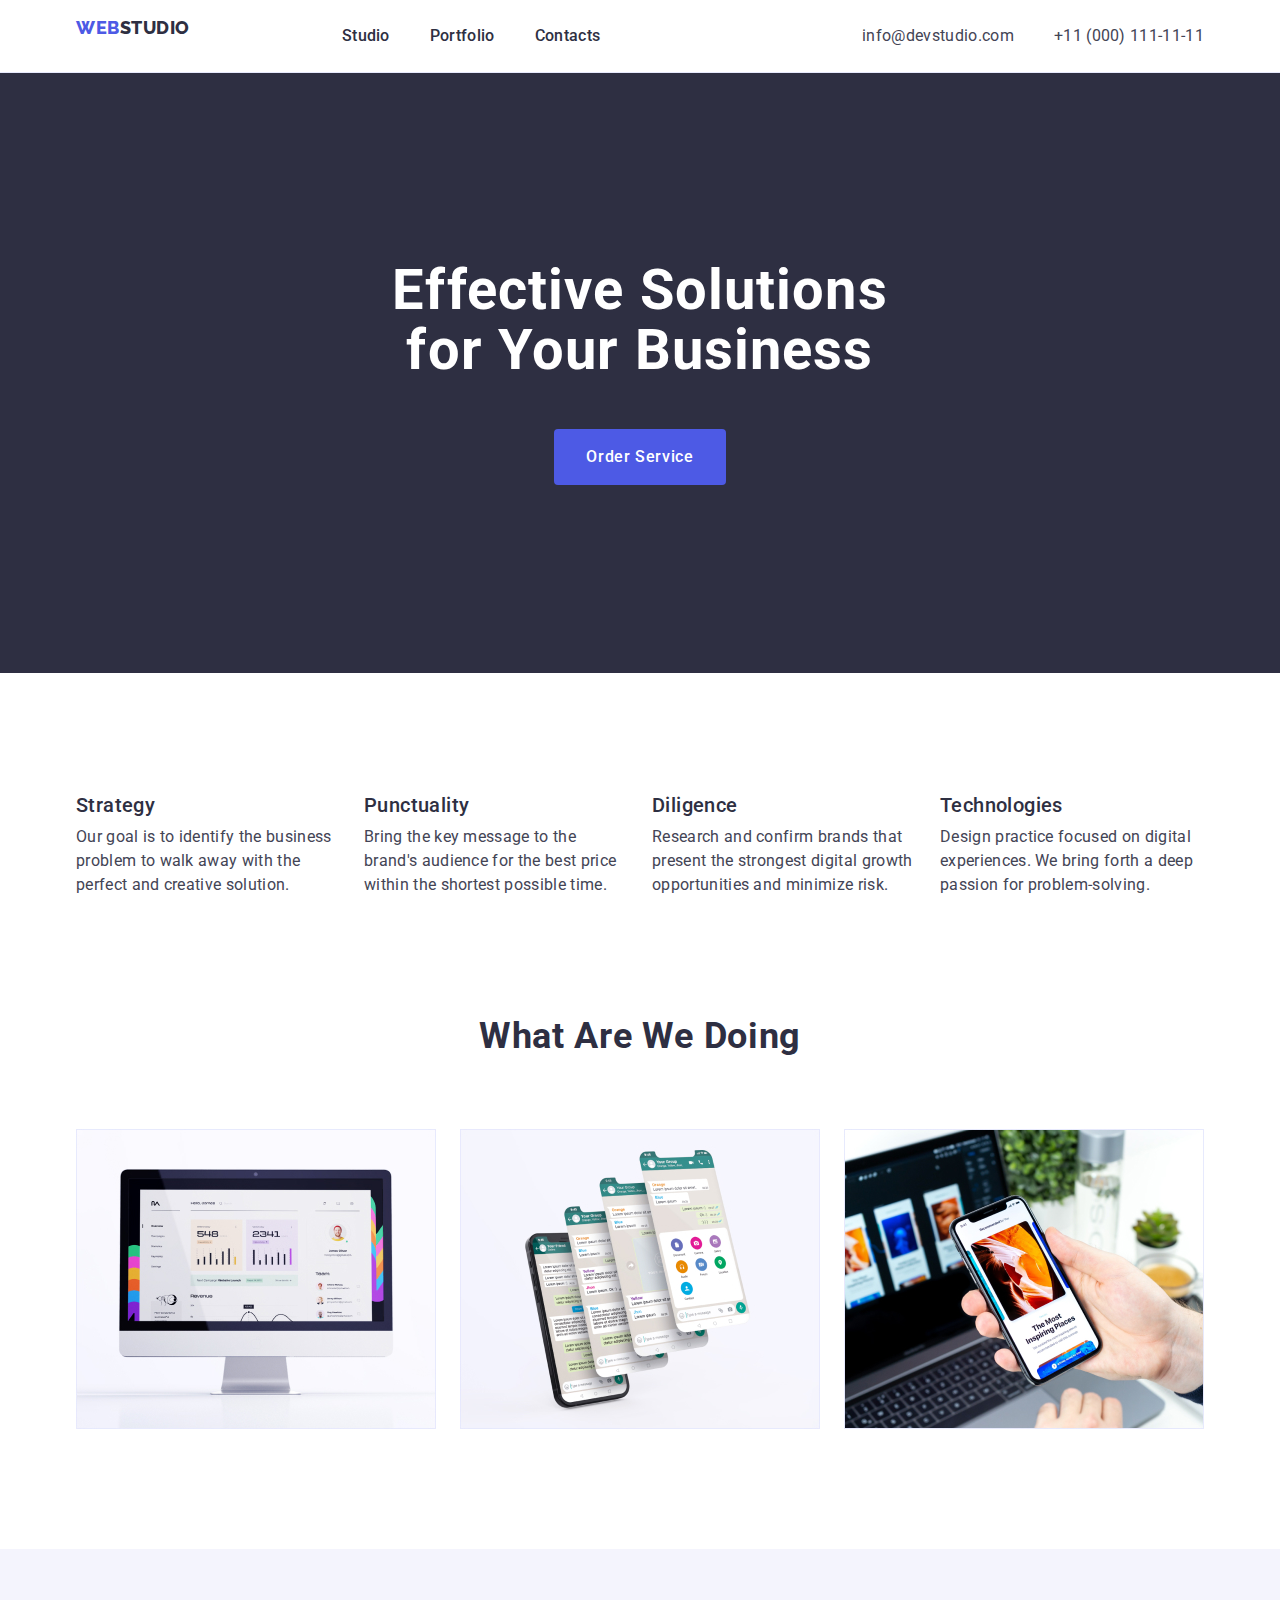
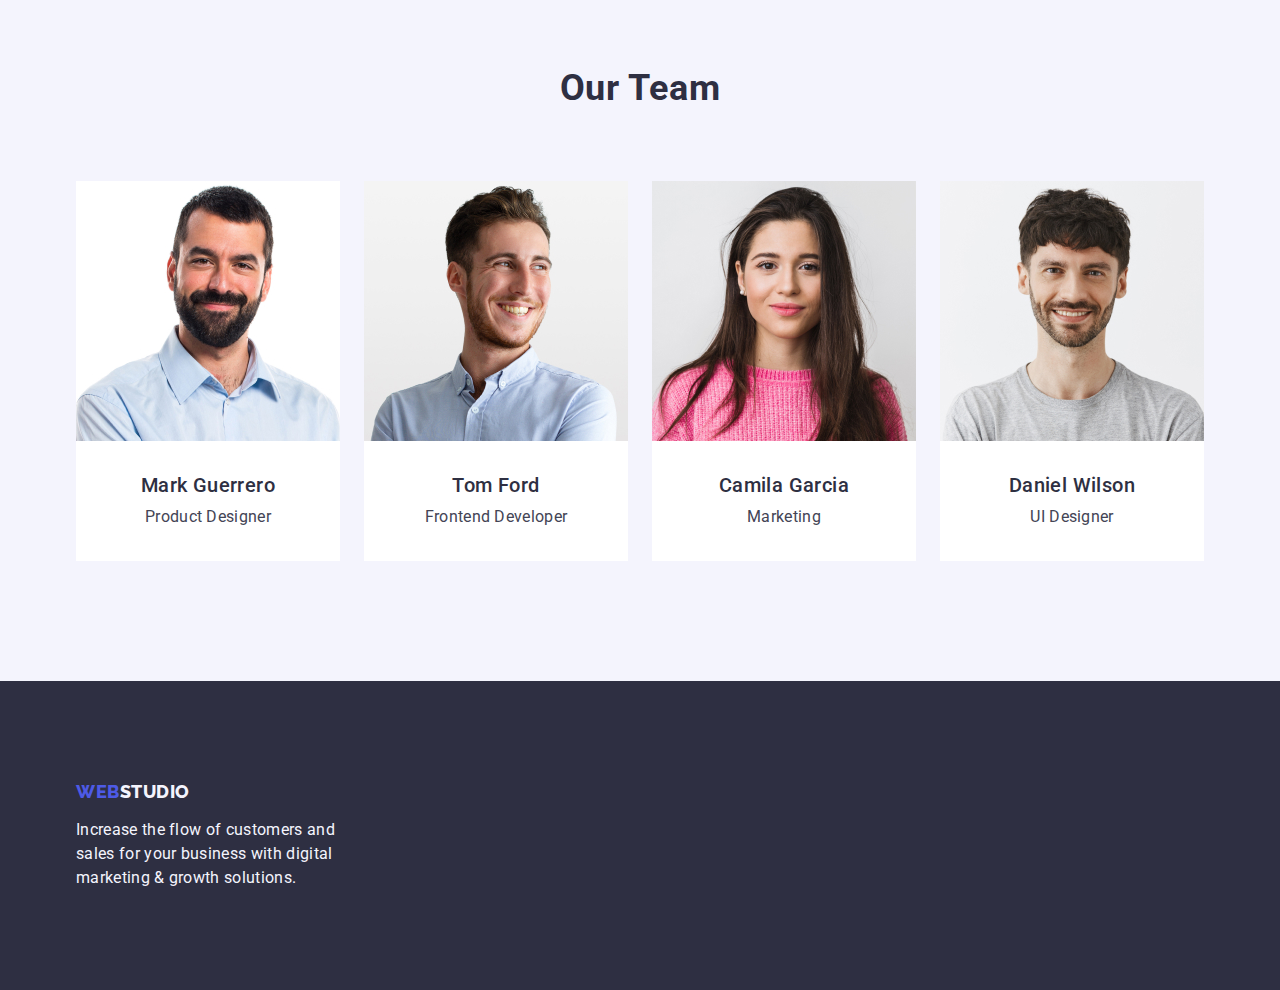
<file: index.html>
<!DOCTYPE html>
 <html lang="en">
 <head>
    <meta charset="UTF-8">
    <meta http-equiv="X-UA-Compatible" content= "IE=edge">
    <meta name="viewport" content="width=device-width, initial-scale=1.0">
    <title>document</title>
   <link
      rel="stylesheet"
      href="https://cdn.jsdelivr.net/npm/modern-normalize@1.1.0/modern-normalize.min.css"
    />
    <link rel="preconnect" href="https://fonts.googleapis.com" />
    <link rel="preconnect" href="https://fonts.gstatic.com" crossorigin />
    <link
      href="https://fonts.googleapis.com/css2?family=Raleway:wght@800&family=Roboto:wght@400;500;700&display=swap"
      rel="stylesheet" />
      <link rel="stylesheet" href="./css/styles.css"/>
      
 </head>
 <body class="body">
    <header class="top-line-body"> 
      <div class="container top-line-body-container">
      <nav class="nav-logo-class"><a class="logo-class-portfolio link "
          href="./index.html">Web<span class="stydio-header-color ">Studio</span></a>
      <ul class="menu-nav-header list" >
         
      <li class="studio-header-portfolio-link list"><a class="studio-header-portfolio link" href="./index.html">Studio</a></li>
      <li class="studio-header-portfolio-link list"><a class="studio-header-portfolio link" href="./portfolio.html">Portfolio </a></li>
      <li class="studio-header-portfolio-link list"><a class="studio-header-portfolio link" href="">Contacts</a></li>
       </ul>
       </nav>
        <address class="address-header-address link">
     
      <ul class="address-header-address list"> 

      
         <li class="mail-address-header-address link"> <a class="mail-tel-address-header-address link" href="mailto:info@devstudio.com">info@devstudio.com</a></li>
         <li class="tel-address-header-address link"> <a class="mail-tel-address-header-address link" href="tel:+110001111111">+11 (000) 111-11-11</a></li>
      </ul>
       </address>
       
     </div>
     </header>
                <!--section one    -->
     <main>
     
        <section class="hero-image" >
          <div class="container">
           <h1 class="hero-text" >Effective Solutions for Your Business
            </h1>
          <button  class="button-one"
            type="button">Order Service
       </button>
      </div>
        </section>
     
                      <!-- section two-->
     <section class="cection-two-cection">
      <div class="container container-section-two">
      <h2 class="content-our-actions-title" hidden>Our actions</h2>     
      <ul class="content-our-list list"> 
        <li class="feature-li-feature" >
         
            <h3 class="strategy-our-actions" >Strategy</h3>
            <p class="strategy-text-our-actions" >Our goal is to identify the business
            problem to walk away with the perfect and creative solution.
           </p>
         
        </li>
      
      
       
        <li class="feature-li-feature" >
           <h3 class="strategy-our-actions" >Punctuality</h3>
            <p class="strategy-text-our-actions" >Bring the key message to the brand's audience 
                for the best price within the
                 shortest possible time.
            </p>
         
        </li>
     
      
        <li class="feature-li-feature">
          <h3 class="strategy-our-actions" >Diligence</h3>
            <p class="strategy-text-our-actions" > Research and confirm brands that present the
               strongest digital growth opportunities and minimize risk.
            </p>
        
        </li>
     
     
        <li class="feature-li-feature" >
           <h3 class="strategy-our-actions" >Technologies</h3>
               <p class="strategy-text-our-actions" >Design practice focused on digital experiences.
                 We bring forth a deep passion for problem-solving.
              </p>
         
        </li>
       </ul>
      </div>
     </section>
                     <!--section-three-->
     <section class="section-three" >
      <div class="container container-section-three">
      <h2 class="what-are-we-doing list" >What are we doing</h2>
   <ul class="what-are-list list">
   <li class="img-section-three" ><img  src="./images/Rectangle71.jpg" alt="imegs" width="360" height="300"></li>
    <li class="img-section-three"> <img  src="./images/Rectangle72.jpg" alt="imegs" width="360" height="300"></li> 
     <li class="img-section-three" ><img  src="./images/Rectangle73.jpg" alt="imegs" width="360" height="300"></li>
    </ul>
  </div>
     </section>
                    <!--section four-->
     <section class="section-our-team" >
          <div class="container">
       <h2 class="what-are-we-doing list">Our Team</h2>
        <ul class=" ul-our-team-one  list">

          <li class="team-card-one" > 
            <img  src="./images/markguerror.jpg" alt="Mark Guerrero" width="264" height="260">
       
        <div class="our-team-container" >
            <h3 class="our-team-section list" >Mark Guerrero</h3>
             <p class="frontend-developer-text" >
               Product Designer
            </p>
         </div>
         
         </li>

         <li class="team-card-one" >
          <img  src="./images/tomford.jpg" alt="Tom Ford" width="264" height="260">
       
        <div class="our-team-container">
          <h3 class="our-team-section list" >Tom Ford</h3>
         <p class="frontend-developer-text" >Frontend Developer</p>
        </div>
        </li>
      
       
        <li class="team-card-one">
        <img  src="./images/camilagarcia.jpg" alt="Camila Garcia" width="264" height="260">
        <div class="our-team-container">
         <h3 class="our-team-section list">Camila Garcia</h3>
         <p class="frontend-developer-text" >Marketing</p>
        </div>
      </li>
        <li class="team-card-one">
        <img  src="./images/danielwilson.jpg" alt="Daniel Wilson" width="264" height="260" >
        <div class="our-team-container">
         <h3 class="our-team-section list">Daniel Wilson</h3>
         <p class="frontend-developer-text" >UI Designer</p>
        </div>
      </li>
        </ul> 
       </div>
      </section>
   </main>
      <footer class="footer-class-portfolio">
       <div class="container footer-class-container"> 
        
         <a class="logo-class-portfolio link" href="./index.html">Web<span class="stydio-footer-color">Studio</span></a>
        <p class=" footer-text-portfolio ">Increase the flow of customers and sales for your
          business with digital marketing & growth solutions.
        </p>
      </div> 
      </footer >
</body>
</html>
</file>
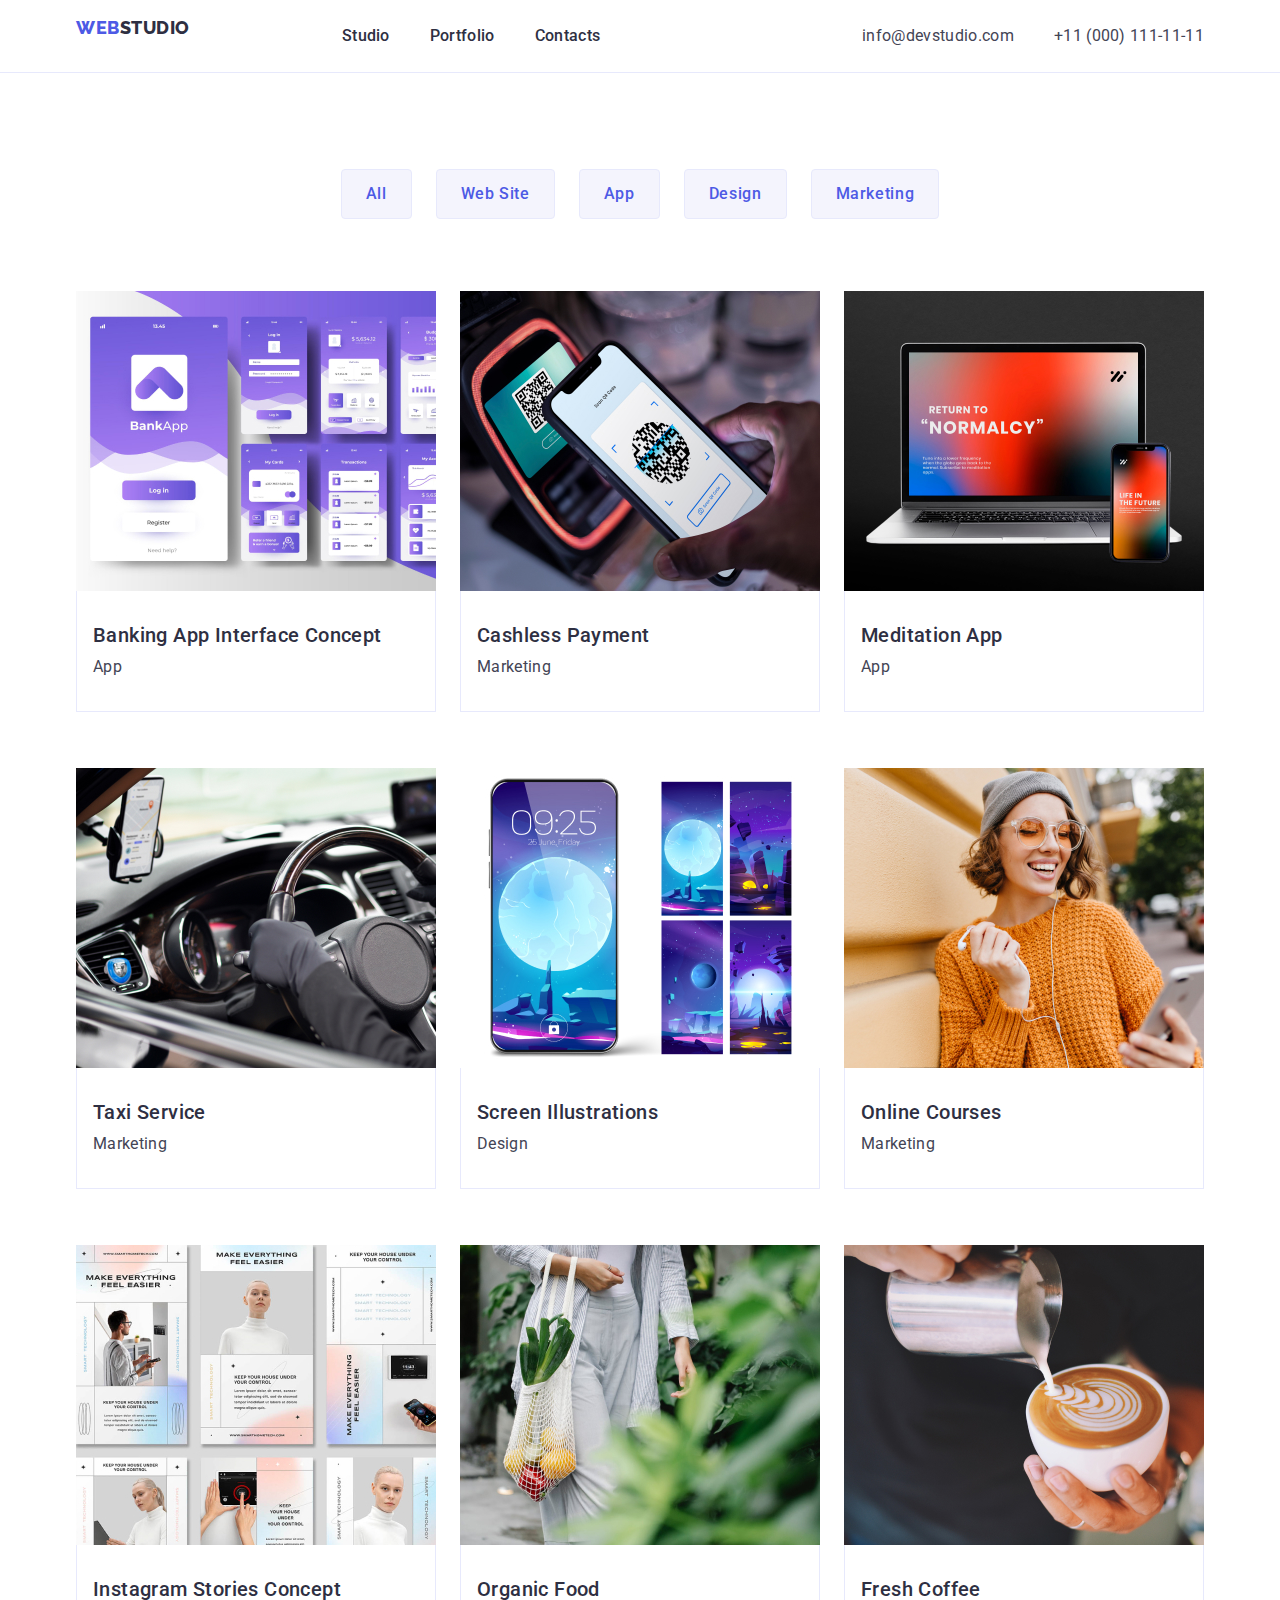
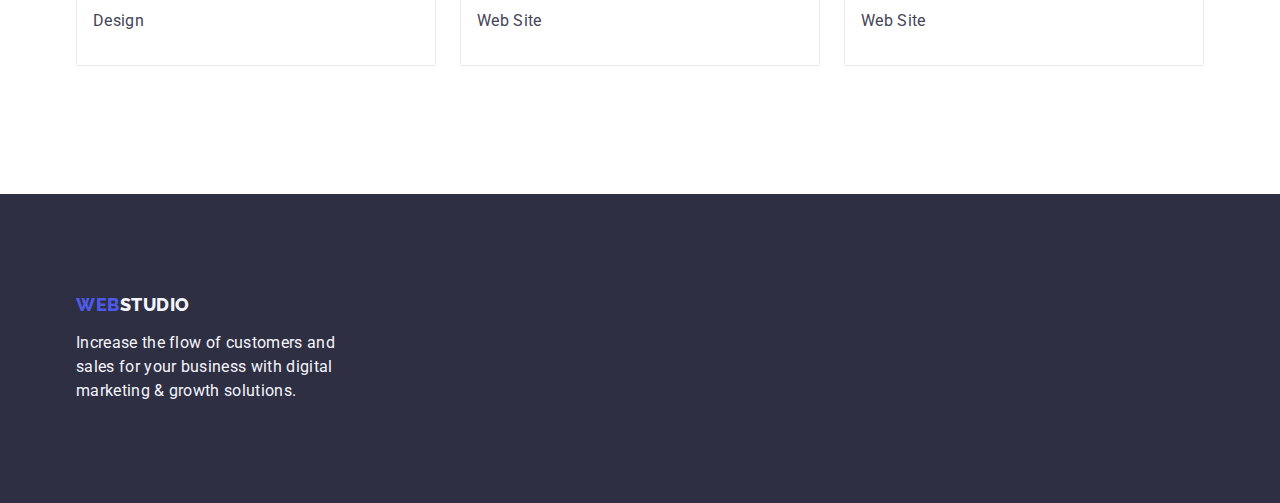
<file: portfolio.html>
<!DOCTYPE html>
<html lang="en">
  <head>
    <meta charset="UTF-8">
    <meta http-equiv="X-UA-Compatible" content="IE=edge">
    <meta name="viewport" content="width=device-width, initial-scale=1.0">
    <title>Document</title>
    <link
     rel="stylesheet"
     href="https://cdn.jsdelivr.net/npm/modern-normalize@1.1.0/modern-normalize.min.css"
   />
     <link rel="preconnect" href="https://fonts.googleapis.com">
     <link rel="preconnect" href="https://fonts.gstatic.com" crossorigin >
     <link rel="stylesheet" href="https://fonts.googleapis.com/css2?family=Raleway:wght@800&family=Roboto:wght@400;500;700&display=swap">
     <link rel="stylesheet" href="./css/styles.css">
     
   </head>
  <body class="body"> 
    
     <header class="top-line-body " > 
      <div class="container top-line-body-container">
         <nav class="nav-logo-class"><a class="logo-class-portfolio link" href="./index.html">Web<span class="stydio-header-color link">Studio</span></a>
          <ul class="menu-nav-header list" >
          <li class="studio-header-portfolio-link list"><a class="studio-header-portfolio link" href="./index.html">Studio</a></li>
          <li class="studio-header-portfolio-link list"><a class="studio-header-portfolio link"  href="./portfolio.html">Portfolio </a></li>
          <li class="studio-header-portfolio-link list"><a class="studio-header-portfolio link"  href="">Contacts</a></li>
           </ul>
          </nav>
             <address class="address-header-address link">
                <ul class="address-header-address list"> 
                    <li class="mail-address-header-address link"> <a class="mail-tel-address-header-address link" href="mailto:info@devstudio.com">info@devstudio.com</a></li>
                    <li class="tel-address-header-address link"> <a class="mail-tel-address-header-address link" href="tel:+110001111111">+11 (000) 111-11-11</a></li>
                </ul>

             </address>
            </div>
        </header>
                 <!--section one-->

        <main>
         
         <section class="content-portfolio">
          <div class="container">
          <h1 hidden>Portfolio</h1>
          <ul class="menu-nav-list list">
            <li class="portfolio-btn-list list">
            <button class="portfolio-button" type="button">All</button>
          
          
          </li>
          <li class="portfolio-btn-list list">
       <button class="portfolio-button" type="button">Web Site</button>
        </li>
         <li class="portfolio-btn-list list">
         <button class="portfolio-button" type="button">App</button>
        </li>
        <li class="portfolio-btn-list list">
        <button class="portfolio-button" type="button">Design</button>
        </li>
        <li class="portfolio-btn-list list">
        <button class="portfolio-button" type="button">Marketing</button>
        </li>
        </ul>
   
                <ul class="taxi-five-box-list list"> 
                  <li class="taxi-five-box list ">
                    <a class="box-text-five link" href="">
                  <img src="./images/img-1.jpg" alt="img-1" width="360" height="300">
                   <div class="container-photo">
                    <h2 class="banking-text-five">Banking App Interface Concept</h2>
                   <p class="five-marketing-text">
                    App
                    </p>
                  </div>
                     </a>

                  </li>



                  <li class="taxi-five-box list"> <a class="box-text-five link" href="">
                 <img  src="./images/img-2.jpg" alt="img-2" width="360" height="300">
                <div class="container-photo">
                  <h2 class="banking-text-five">Cashless Payment</h2>
                 <p class="five-marketing-text">Marketing</p>
               </div>
              </a>
            </li> 


            
               <li class="taxi-five-box list"> <a class="box-text-five link" href="">
                <img src="./images/img-3.jpg" alt="img-3" width="360" height="300">
               <div class="container-photo">
                   <h2 class="banking-text-five">Meditation App</h2>
                 <p class="five-marketing-text"> App</p>
               </div>
              </a>
              </li> 
             
             
              <li class="taxi-five-box list"> <a class="box-text-five link" href="">
                <img src="./images/img-4.jpg" alt="img-4" width="360" height="300">
                 <div class="container-photo">
                  <h2 class="banking-text-five">Taxi Service</h2>
                  <p class="five-marketing-text">
                    Marketing
                   </p>
                  </div>
               </a>
                  </li>
                   <li class="taxi-five-box list"> <a class="box-text-five link" href="">
                <img  src="./images/img-5.jpg" alt="img-5" width="360" height="300">
                <div class="container-photo">
                   <h2 class="banking-text-five">Screen Illustrations</h2>
                <p class="five-marketing-text">Design</p>
             </div>
            </a>
            </li>
              <li class="taxi-five-box list"> <a class="box-text-five link" href="">
               <img src="./images/img-6.jpg" alt="img-6" width="360" height="300">
             <div class="container-photo">
                <h2 class="banking-text-five">Online Courses</h2>
                <p class="five-marketing-text">Marketing</p>
              </div>
            </a>
               </li>
            <li class="taxi-five-box list"> <a class="box-text-five link" href="">
                <img src="./images/img-7.jpg" alt="img-7" width="360" height="300">
                <div class="container-photo">
                   <h2 class="banking-text-five">Instagram Stories Concept</h2>
                  <p class="five-marketing-text">
                    Design
                   </p>
                  </div>
                  </a>
                 </li>
              <li class="taxi-five-box list"> <a class="box-text-five link" href="">
                <img  src="./images/img-8.jpg" alt="img-8" width="360" height="300">
                <div class="container-photo">
                  <h2 class="banking-text-five">Organic Food</h2>
                <p class="five-marketing-text">Web Site</p>
              </div>
            </a>
               </li>
          <li class="taxi-five-box list"> <a class="box-text-five link" href="">
               <img src="./images/img-9.jpg" alt="img-9" width="360" height="300">
               <div class="container-photo">
                <h2 class="banking-text-five">Fresh Coffee</h2>
                <p class="five-marketing-text">Web Site</p>
             </div>
             </a>
            </li>
           </ul> 
         
          </div>
          </section>
    </main>
    <footer class="footer-class-portfolio">
      
      <div class="container container-footer-class">
        <a class="logo-footer-class-portfolio link" href="./index.html">Web<span class="stydio-footer-color">Studio</span></a>
         <p class="footer-text-portfolio"> 
      Increase the flow of customers and sales for your
          business with digital marketing & growth solutions.
        </p>
   </div>
    
      </footer >
 </body>
</html>
</file>
<file: css/styles.css>
/* body*/
.body {
  font-family: "Roboto", sans-serif;
   color:var(--body-text-color);
   background-color:var(--background-white-color);
    }
  /* header */
  .top-line-body {
    border-bottom: 1px solid #e7e9fc;
    }
    .top-line-body-container{
       display: flex;
      align-items: center;}
  .menu-nav-header {
    padding-left: 76px;
    display: flex;
    align-items: center;
    gap: 40px;

      }
      .list{ list-style: none;
       
      }
     
      .studio-header-portfolio {

        font-weight: 500;
        font-size: 16px;
        line-height: 1.5;
        letter-spacing: 0.02em;
        color: var(--title-text-color);
        display: flex;
        padding-top: 24px;
        padding-bottom: 24px;
        align-items: center
       } 
       .studio-header-portfolio-link:hover,
       .menu-page-nav-item :focus {
        color: var(--pressed-state-color);
       
       } 
       .stydio-header-color{
        font-family: var(--secondery-font);
        font-weight: 800;
        font-size: 18px;
        line-height: 1.2;
        letter-spacing: 0.03em;
        color: var(--title-text-color);
        text-transform: uppercase;
      }
      .logo-class-portfolio
      {
        margin-right: 76px;
        font-family: var(--secondery-font);
        font-style: normal;
        font-weight: 800;
        font-size: 18px;
        line-height: 1.17;
        letter-spacing: 0.03em;
        color: var(--primary-brand-color);
        text-transform: uppercase;
        display: inline-block;
        margin-bottom: 16px;
      }
      .nav-logo-class{ 
        display: flex;
        align-items: center;
        margin-right: auto;}
              /* adress */
      .address-header-address{
        font-style: normal;
        display: flex;
        align-items: center;
        gap: 40px;}
      
     
     .mail-address-header-address {
        font-family: 'Roboto';
        font-style: normal;
        font-weight: 400;
        font-size: 16px;
        line-height: 1.5;
        letter-spacing: 0.02em;
        color: #434455;}
     .tel-address-header-address {
      font-family: 'Roboto';
      font-style: normal;
      font-weight: 400;
      font-size: 16px;
      line-height: 1.5;
      letter-spacing: 0.02em;
      color: #434455;
      }
      .mail-tel-address-header-address{
        display: flex;
        align-items: center;
        gap: 40px;
        font-style: normal;
        font-weight: 400;
        font-size: 16px;
        line-height: 1.5;
        letter-spacing: 0.02em;
        color: var(--body-text-color)}
        .mail-tel-address-header-address:hover,
        .mail-tel-address-header-address:focus
         {
         color: var(--pressed-state-color);
        }
        /* section-one */
      .hero-image {
        background-color: var(--background-dark-color); 
        padding-top: 188px;
        padding-bottom: 188px;}
      .hero-text {

          font-weight: 700;
          font-size: 56px;
          line-height: 1.07;
          letter-spacing: 0.02em;
          max-width: 496px;
          text-align: center;
          margin: 0 auto 48px;
          color: var(--background-white-color);
     }
      .button-one { 
        font-family: "Roboto", sans-serif;
        font-style: normal;
        font-weight: 500;
        font-size: 16px;
        line-height: 1.5;
        letter-spacing: 0.04em;
        color: var(--background-white-color);
        background: var(--primary-brand-color);
        cursor: pointer;
        align-items: center;
        border-radius: 4px;
        padding-top: 16px;
        padding-bottom: 16px;
        padding-left: 32px;
        padding-right: 32px;
        min-width: 169px;
        height: 56px;
        border: none;
        margin: 0 auto;
        }
    .button-one:hover,
    .button-one:focus {  
      background-color: var(--pressed-state-color);
      color: var(--background-white-color)
     }
        /*cection-2*/
      .cection-two-cection { 
        padding-top: 120px;
        padding-bottom: 120px;
      }
      .content-our-list{  
        display: flex;
        gap: 24px;
    }
     
      .feature-li-feature { 
         
            width: calc((100% - 72px) / 4);
           
       
      }


         .strategy-our-actions 
         {
           font-weight: 500;
           font-size: 20px;
           line-height: 1.2;
           letter-spacing: 0.02em;
           color: var(--title-text-color);
           margin-bottom: 8px;
          }
         
          .strategy-text-our-actions
           {
            font-weight: 400;
            font-size: 16px;
            line-height: 1.5;
            letter-spacing: 0.02em;
            color: var(--body-text-color);
            }
           
                 
             /*section-3*/
            .section-three {
              padding-bottom: 120px;
             }  
            /*what-are-we-doing*/
      .what-are-we-doing
             {
        font-weight: 700;
        font-size: 36px;
        line-height: 1.11;
        text-align: center;
        letter-spacing: 0.02em;

        text-transform: capitalize;
        margin-bottom: 72px;
        color:var(--title-text-color);
            } 
            .what-are-list{
              display: flex;
              flex-wrap: wrap;
              gap: 24px;}   
    .img-section-three {  
      flex-basis: calc((100% - 48px) / 3);
     
      } 
      .rectangle-71 {
        box-sizing: border-box;
        width: 360px;
        height: 300px;
        background: url(2368.jpg);
        border: 1px solid #E7E9FC;
        flex: none;
        order: 0;
        flex-grow: 0;
      }  
         /*section-4*/
       
        .section-our-team {
          background-color: var(--background-section-color);
          padding-top: 120px;
          padding-bottom: 120px;
       
        }
        .our-team-container{  
          padding-top: 32px;
          padding-right: 16px;
          padding-bottom: 32px;
          padding-left: 16px;
          border-radius: 0px 0px 4px 4px;}
         

          .team-card-one {
            background-color: var(--background-white-color);
            flex-basis: calc((100% - 72px) / 4);
         }

          .ul-our-team-one{
            display: flex;
            flex-wrap: wrap;
            gap: 24px;
          }
          .img-mark {
            background: url(man-with-laptop-presenting-something.jpg);
            mix-blend-mode: normal;
            flex: none;
            order: 0;
           flex-grow: 0;}
        .our-team-section  {
          font-family: 'Roboto';
          font-style: normal;
          font-weight: 500;
          font-size: 20px;
          line-height: 24px;
          text-align: center;
          letter-spacing:0.02em;
          color: #2E2F42;
          flex:none;
          order: 0;
          flex-grow:0;
          margin-bottom: 8px;
        }
        
          
            .frontend-developer-text
             {
              font-weight: 400;
              font-size: 16px;
              line-height: 1.5;
              letter-spacing: 0.02em;
              color: var(--body-text-color);
              text-align: center;
            }
           .marketing {
             font-family: 'Roboto';
             font-style: normal;
            font-weight: 400;
             font-size: 16px;
            line-height: 24px;
             text-align: center;
             letter-spacing: 0.02em;
            color: #434455;
            flex: none;
            order: 1;
           flex-grow: 0;
          }  
   
          /*footer*/
   
      
     .footer-class-portfolio {
      background: var(--background-dark-color);
      padding-top: 100px;
      padding-bottom: 100px;
      }
      .footer-class-container{}
  
    .logo-footer-class-portfolio
    { 
        color: var(--primary-brand-color);
         font-family: var(--secondery-font);
         font-style: normal;
         font-weight: 800;
         font-size: 18px;
          letter-spacing: 0.03em;
          line-height: 1.17;
              text-transform: uppercase;
           display: inline-block;
      margin-bottom: 16px;

     }
     .footer-text-portfolio
     {
       
       font-style: normal;
       font-weight: 400;
       font-size: 16px;
       line-height: 1.5;
       letter-spacing: 0.02em;
       color: var(--background-section-color);
       width: 264px;
     }

        /* ------portfolio ------*/
        .top-line-nav-ul
        {
         background: #FFFFFF;
         border-bottom: 1px solid #E7E9FC;
         font-family: "Raleway", sans-serif;
        font-weight: 800;
        font-size: 18px;
        line-height: 1.17;
        letter-spacing: 0.03em ;
        text-transform: uppercase;
        color: #434455;}
       .menu-nav-ul{
        font-style: normal;
        display: flex;
        align-items: center;
        gap: 40px;
          }
      .studio-nav-ula{
        font-family: 'Roboto';
       
        font-weight: 500;
        font-size: 16px;
        line-height: 24px;
        letter-spacing: 0.02em;
        color: #2e2f42 ;
        flex: none;
        order: 0;
        flex-grow: 0;
      }

       .mail-adress-mail{
          font-family: 'Roboto';
          font-style: normal;
          font-weight: 400;
          font-size: 16px;
          line-height: 24px;
          letter-spacing: 0.02em;
          color: #434455;}
        .tel-adress-tel{
           font-family: 'Roboto';
          font-style: normal;
          font-weight: 400;
          font-size: 16px;
          line-height: 24px;
          letter-spacing: 0.02em;
          color: #434455;}
          /*section-filters*/
          .content-portfolio
          {
            padding: 96px 0 120px;
            padding-bottom: 120px;
            padding-top: 96px;

            }
            .contacts-address-list-van{
              font-size: 16px;
              line-height: 1.5 ;
              letter-spacing: 0.02em;
              color: #434455;
              }
              .add-re-ss{ font-style: normal;}
             .contacts-address-list {
              font-size: 16px;
              line-height: 1.5 ;
               letter-spacing: 0.02em;
               color: #434455;
              }
          
            .portfolio-btn-list{
              }

              .portfolio-button:hover{
                color: var(--background-white-color);
                background-color: var(--pressed-state-color);
                border: 1px solid transparent;
              }
              
              .portfolio-button:focus{
                color: var(--background-white-color);
                background-color: var(--pressed-state-color);
                border: 1px solid transparent;
                }
           
            
          .portfolio-button{
            font-family: "Roboto", sans-serif;
            font-weight: 500;
            font-size: 16px;
            line-height: 1.5;
            letter-spacing: 0.04em;
            color: var(--primary-brand-color);
            background: var(--background-section-color);
            align-items: center;
            cursor: pointer;
            display: block;
            border: 1px solid #e7e9fc;
            border-radius: 4px;
            padding: 12px 24px;
            
            }

          .taxi-five-box-list{
            display: flex;
            flex-wrap: wrap;
            column-gap: 24px;
            row-gap: 48px;}
         
          .marketing-text{
            font-family: 'Roboto';
            font-style: normal;
            font-weight: 500;
            font-size: 16px;
            line-height: 24px;
            display: flex;
            align-items: center;
            text-align: center;
            letter-spacing: 0.04em;
            color: #4D5AE5;
            flex: none;
            order: 0;
            flex-grow: 0;}
          
          .banking{box-sizing: border-box;
           background: #FFFFFF;
           border: 1px solid #E7E9FC;}
    
      .container-photo{
        padding: 32px 16px;
        border: 1px solid #e7e9fc;
        border-top: none;
        margin-bottom: 8px;
      }

     
        
      .menu-nav-list{
        display: flex;
        flex-wrap: wrap;
        gap: 24px;
        align-items: center;
        justify-content: center;
        margin-bottom: 72px;
      }
   
           
  .banking-text-five
  {
    font-weight: 500;
    font-size: 20px;
    line-height: 1.2;
    letter-spacing: 0.02em;
    color: var(--title-text-color);
    margin-bottom: 8px;}
  .five-marketing-text
  {
    font-weight: 400;
    font-size: 16px;
    line-height: 1.5;
    letter-spacing: 0.02em;
    color: var(--body-text-color);}
  
    .taxi-five-box{

      flex-basis: calc((100% - 144/9));
    }
 
      
      .box-text-five{
      
       }
      
       .portfolio-button {
    color: #4d5ae5;
    background-color: #F4F4FD;
        }
          /*footer-2*/
 
    
   .footer-class-portfolio
    {
     background: var(--background-dark-color);
     padding-top: 100px;
     padding-bottom: 100px;
     }
       

      .stydio-footer-color{
        font-family: var(--secondery-font);
        font-style: normal;
        font-weight: 800;
        font-size: 18px;
        line-height: 1.17;
        letter-spacing: 0.03em;
        color: var(--background-section-color);
        text-transform: uppercase;
      }
      .link{ text-decoration: none;}
      .link:hover, .link:focus {
        color: #404bbf;} 
        a:hover {
          color: #404bbf;
        }
        
             /* Focus style for links */
              a:focus {
              color: #404bbf;
              }
          
              :root {
                --primari-font: 'Roboto', sans-serif;
                --secondery-font: 'Raleway', sans-serif;
                --title-text-color: #2E2F42;
                --body-text-color: #434455;
                --accent-color: #e7e9fc;
                --primary-brand-color: #4D5AE5;
                --pressed-state-color: #404bbf;
                --background-section-color: #f4f4fd;
                --background-dark-color: #2e2f42;
                --background-white-color: #ffffff;
            }
            


           

            h1,
            h2,
            h3,
            h4,
            p {
              
                margin-top: 0;
                margin-bottom: 0;
                
            }
            
            ul {
                margin-top: 0;
                margin-bottom: 0;
                padding-left: 0;
            
            }
            
            img {
                display: block;
            }
            
            button {
                display: block;
            
            }
            
            
            
            .container {
                width: 1158px;
                margin-left: auto;
                margin-right: auto;
                padding-left: 15px;
                padding-right: 15px;
            }
</file>
